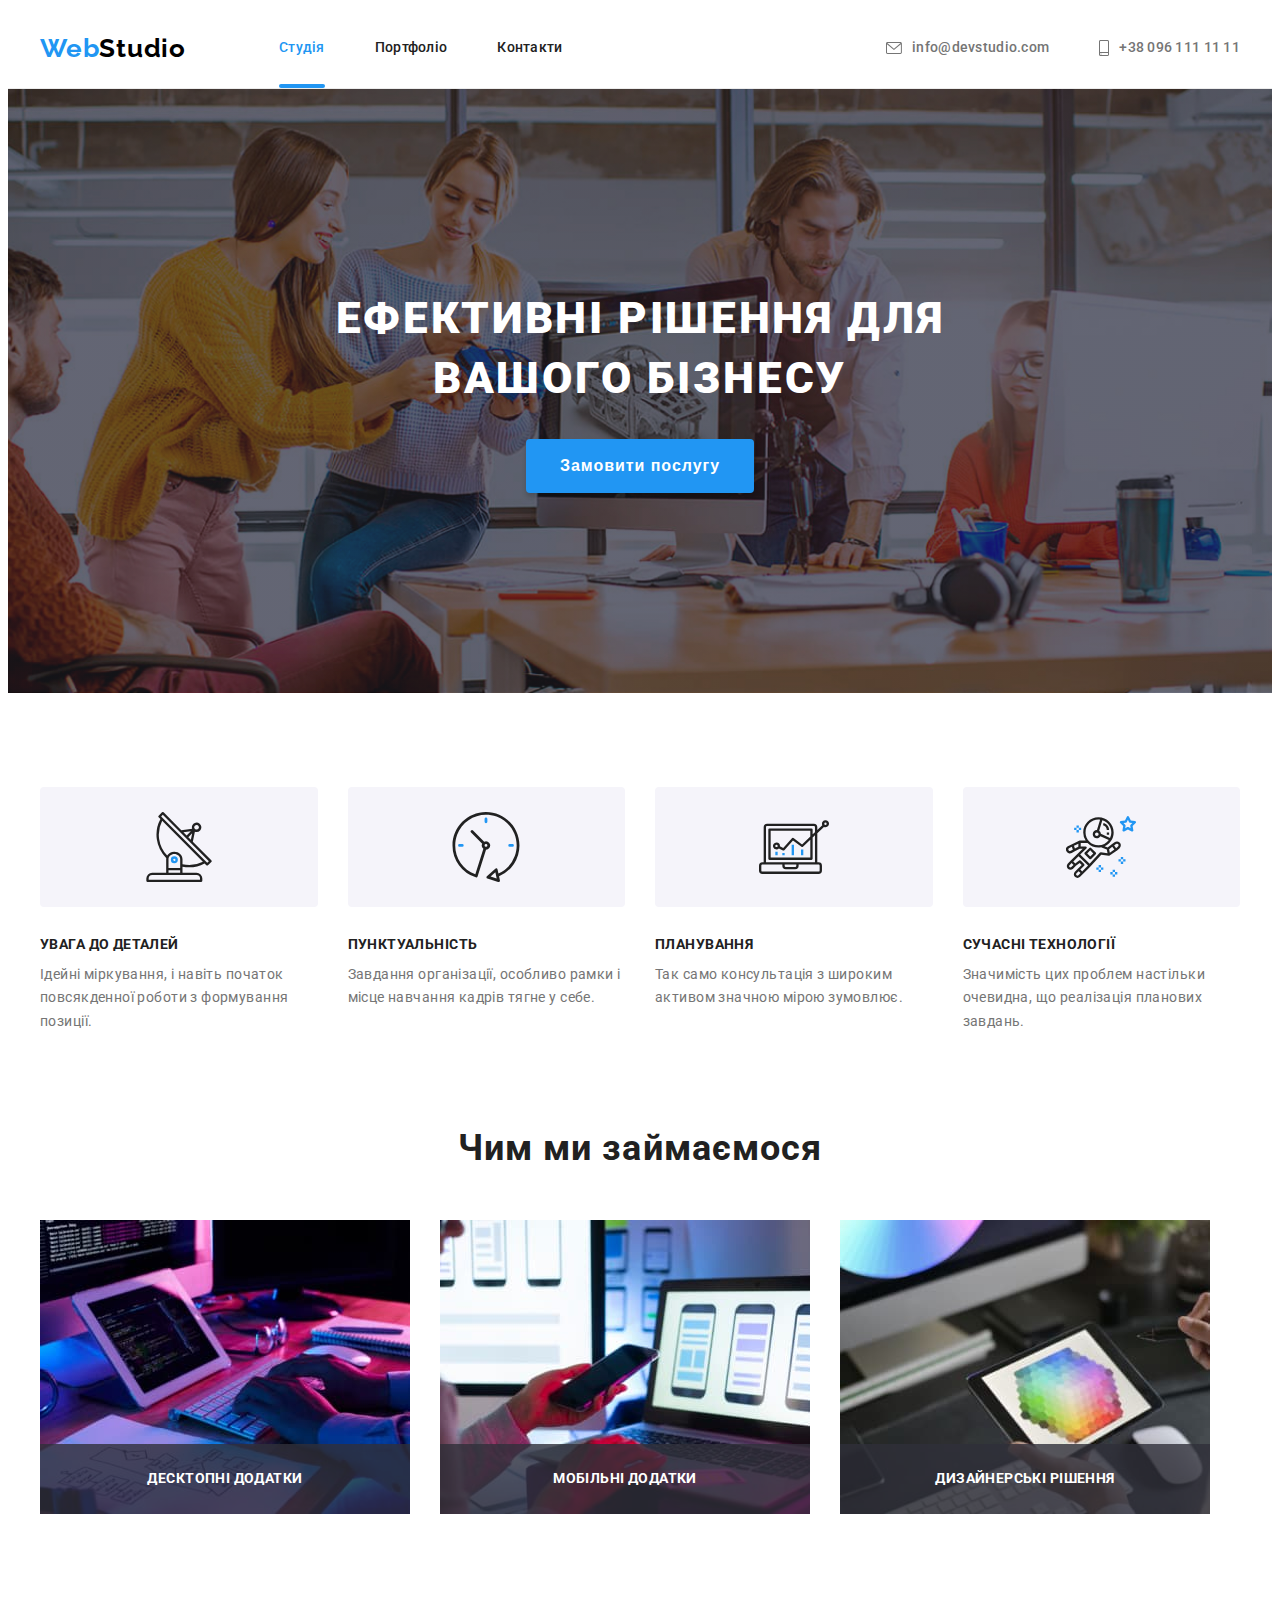
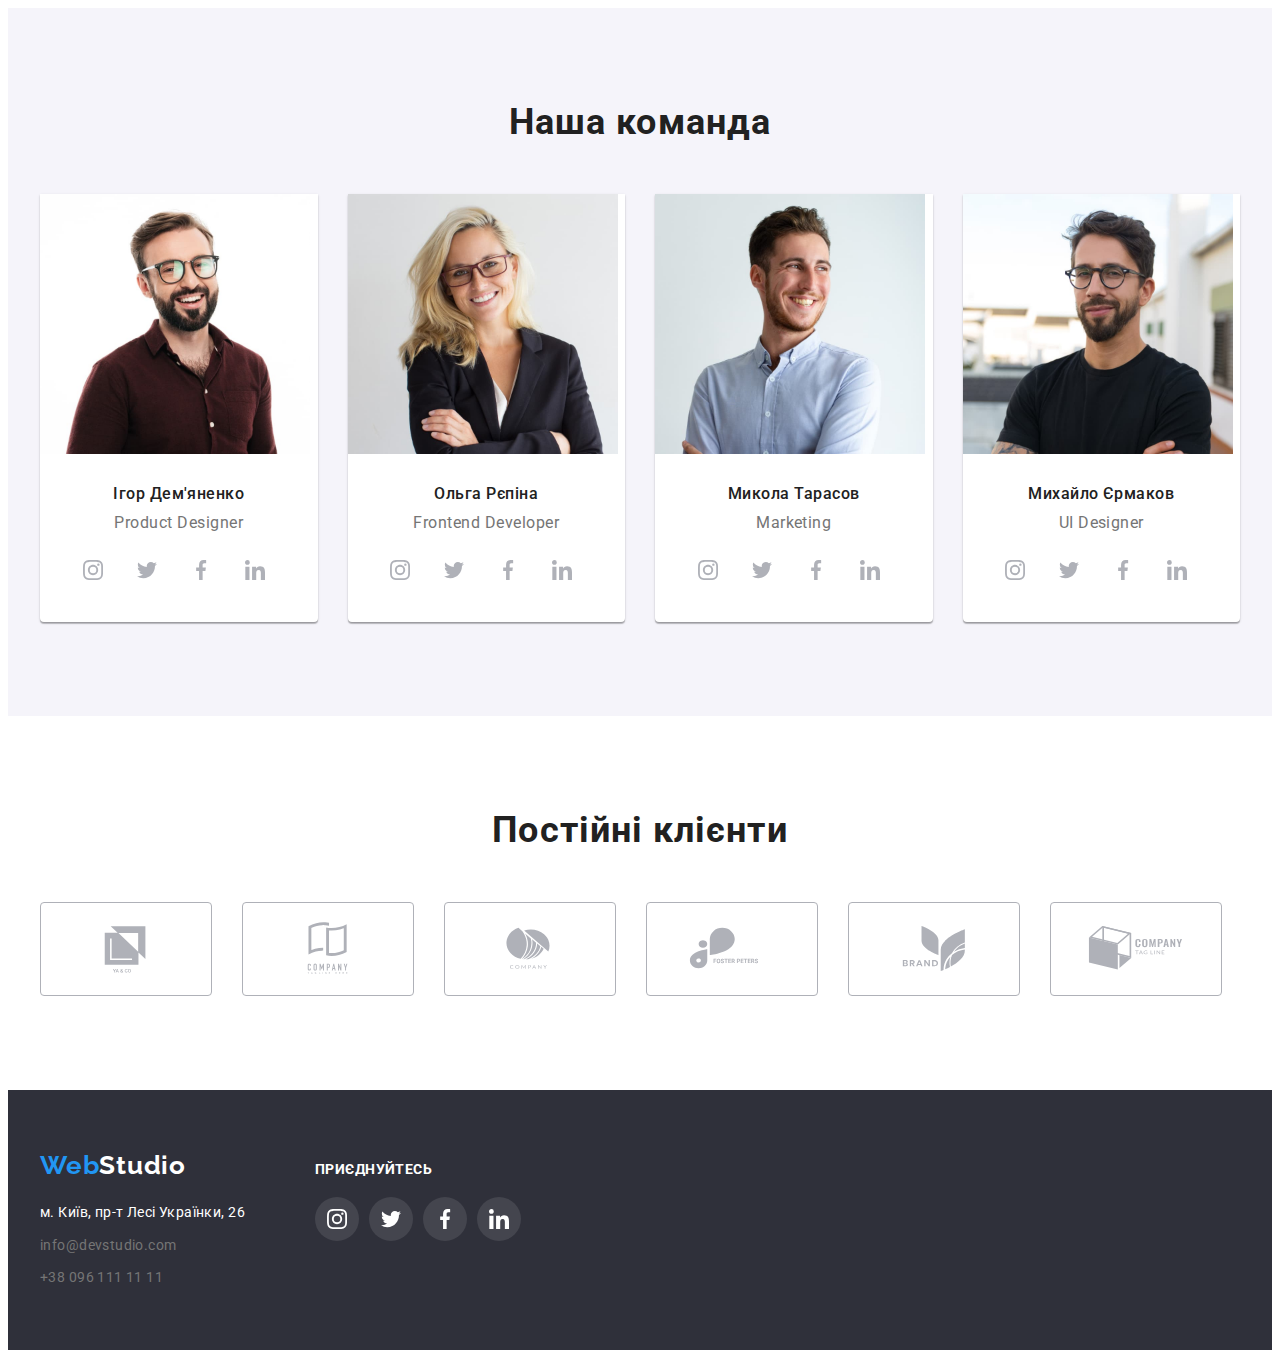
<file: index.html>
<!DOCTYPE html>
<html lang="uk">
  <head>
    <meta charset="UTF-8" />
    <meta http-equiv="X-UA-Compatible" content="IE=edge" />
    <meta name="viewport" content="width=device-width, initial-scale=1.0" />
    <title>webstudio</title>
    <link rel="preconnect" href="https://fonts.googleapis.com" />
    <link rel="preconnect" href="https://fonts.gstatic.com" crossorigin />
    <link
      rel="stylesheet"
      href="https://cdnjs.cloudflare.com/ajax/libs/modern-normalize/1.1.0/modern-normalize.min.css"
      integrity="sha512-wpPYUAdjBVSE4KJnH1VR1HeZfpl1ub8YT/NKx4PuQ5NmX2tKuGu6U/JRp5y+Y8XG2tV+wKQpNHVUX03MfMFn9Q=="
      crossorigin="anonymous"
      referrerpolicy="no-referrer"
    />
    <link
      href="https://fonts.googleapis.com/css2?family=Raleway:wght@700&family=Roboto:wght@400;500;700;900&display=swap"
      rel="stylesheet"
    />
    <link rel="stylesheet" href="./css/styles.css" />
  </head>
  <body>
    <header>
      <div class="header container">
        <!--logo-->
        <div class="logo-nav">
          <a class="logo" href="./index.html"><span class="logo-web">Web</span>Studio</a>
          <!--navigation-->
          <nav class="nav">
            <ul class="navigation list">
              <li class="navigation-list-item">
                <a class="navigation-item active" href="./index.html">Студія</a>
              </li>
              <li class="navigation-list-item">
                <a class="navigation-item" href="./portfolio.html">Портфоліо</a>
              </li>
              <li class="navigation-list-item">
                <a class="navigation-item" href="#footer">Контакти</a>
              </li>
            </ul>
          </nav>
        </div>
        <!--contacts-->
        <ul class="contacts list">
          <li class="contacts-list-item">
            <a class="contacts-item" href="mailto:info@devstudio.com"
              ><svg class="icon-nav" width="16px" height="12px">
                <use href="./images/icons.svg#icon-mail"></use></svg
              >info@devstudio.com</a
            >
          </li>
          <li class="contacts-list-item">
            <a class="contacts-item" href="tel:+380961111111"
              ><svg class="icon-nav" width="10px" height="16px">
                <use href="./images/icons.svg#icon-phone"></use></svg
              >+38 096 111 11 11</a
            >
          </li>
        </ul>
      </div>
    </header>
    <main>
      <!--hero-->
      <section class="hero">
        <div class="container">
          <h1 class="hero-title">ЕФЕКТИВНІ РІШЕННЯ ДЛЯ ВАШОГО БІЗНЕСУ</h1>
          <button type="button" class="button-hero" data-modal-open>Замовити послугу</button>
          <div class="backdrop is-hidden" data-modal>
            <div class="modal">
              <button class="button-close" data-modal-close>
                <svg width="18px" height="18px">
                  <use href="./images/icons.svg#icon-close"></use>
                </svg>
              </button>
            </div>
          </div>
        </div>
      </section>

      <!--features-->
      <section class="features section">
        <div class="container">
          <h2 class="visually-hidden">Наші переваги</h2>
          <ul class="features list">
            <li class="features-item">
              <div class="features-icon">
                <svg width="70px" height="70px">
                  <use href="./images/icons.svg#icon-antenna"></use>
                </svg>
              </div>

              <h3 class="features-name">УВАГА ДО ДЕТАЛЕЙ</h3>
              <p class="features-text">
                Ідейні міркування, і навіть початок повсякденної роботи з формування позиції.
              </p>
            </li>
            <li class="features-item">
              <div class="features-icon">
                <svg width="70px" height="70px">
                  <use href="./images/icons.svg#icon-clock"></use>
                </svg>
              </div>
              <h3 class="features-name">ПУНКТУАЛЬНІСТЬ</h3>
              <p class="features-text">
                Завдання організації, особливо рамки і місце навчання кадрів тягне у себе.
              </p>
            </li>
            <li class="features-item">
              <div class="features-icon">
                <svg width="70px" height="70px">
                  <use href="./images/icons.svg#icon-diagram"></use>
                </svg>
              </div>
              <h3 class="features-name">ПЛАНУВАННЯ</h3>
              <p class="features-text">
                Так само консультація з широким активом значною мірою зумовлює.
              </p>
            </li>
            <li class="features-item">
              <div class="features-icon">
                <svg width="70px" height="70px">
                  <use href="./images/icons.svg#icon-astronaut"></use>
                </svg>
              </div>
              <h3 class="features-name">СУЧАСНІ ТЕХНОЛОГІЇ</h3>
              <p class="features-text">
                Значимість цих проблем настільки очевидна, що реалізація планових завдань.
              </p>
            </li>
          </ul>
        </div>
      </section>
      <!--what we do-->
      <section class="services section">
        <div class="services container">
          <h2 class="services title">Чим ми займаємося</h2>
          <ul class="services list">
            <li class="services-card">
              <div class="services-thumb">
                <img src="images/img-1.jpg" alt="друкує текст" width="370" />
                <div class="services-title-box">
                  <h3 class="services-thumb-title">Десктопні додатки</h3>
                </div>
              </div>
            </li>
            <li class="services-card">
              <div class="services-thumb">
                <img src="images/img-2.jpg" alt="телефон в руці" width="370" />
                <div class="services-title-box">
                  <h3 class="services-thumb-title">Мобільні додатки</h3>
                </div>
              </div>
            </li>
            <li class="services-card">
              <div class="services-thumb">
                <img src="images/img-3.jpg" alt="спектр кольорів" width="370" />
                <div class="services-title-box">
                  <h3 class="services-thumb-title">Дизайнерські рішення</h3>
                </div>
              </div>
            </li>
          </ul>
        </div>
      </section>
      <!--our team-->
      <section class="team section">
        <div class="team container">
          <h2 class="team title">Наша команда</h2>
          <ul class="team list">
            <li class="team-card">
              <img src="images/img-team1.jpg" alt="Ігор Демяненко" width="270" />
              <div class="team-card-name">
                <h3 class="team-name">Ігор Дем'яненко</h3>
                <p class="team-profession">Product Designer</p>
                <ul class="social list">
                  <li class="social-icon">
                    <a href="/" class="social-link"
                      ><svg width="20px" height="20px">
                        <use href="./images/icons.svg#icon-instagram"></use></svg
                    ></a>
                  </li>
                  <li class="social-icon">
                    <a href="/" class="social-link"
                      ><svg width="20px" height="20px">
                        <use href="./images/icons.svg#icon-twitter"></use></svg
                    ></a>
                  </li>
                  <li class="social-icon">
                    <a href="/" class="social-link"
                      ><svg width="20px" height="20px">
                        <use href="./images/icons.svg#icon-facebook"></use></svg
                    ></a>
                  </li>
                  <li class="social-icon">
                    <a href="/" class="social-link"
                      ><svg width="20px" height="20px">
                        <use href="./images/icons.svg#icon-linkedin"></use></svg
                    ></a>
                  </li>
                </ul>
              </div>
            </li>
            <li class="team-card">
              <img src="images/img-team2.jpg" alt="Ольга Рєпіна" width="270" />
              <div class="team-card-name">
                <h3 class="team-name">Ольга Рєпіна</h3>
                <p class="team-profession">Frontend Developer</p>
                <ul class="social list">
                  <li class="social-icon">
                    <a href="/" class="social-link"
                      ><svg width="20px" height="20px">
                        <use href="./images/icons.svg#icon-instagram"></use></svg
                    ></a>
                  </li>
                  <li class="social-icon">
                    <a href="/" class="social-link"
                      ><svg width="20px" height="20px">
                        <use href="./images/icons.svg#icon-twitter"></use></svg
                    ></a>
                  </li>
                  <li class="social-icon">
                    <a href="/" class="social-link"
                      ><svg width="20px" height="20px">
                        <use href="./images/icons.svg#icon-facebook"></use></svg
                    ></a>
                  </li>
                  <li class="social-icon">
                    <a href="/" class="social-link"
                      ><svg width="20px" height="20px">
                        <use href="./images/icons.svg#icon-linkedin"></use></svg
                    ></a>
                  </li>
                </ul>
              </div>
            </li>
            <li class="team-card">
              <img src="images/img-team3.jpg" alt="Микола Тарасов" width="270" />
              <div class="team-card-name">
                <h3 class="team-name">Микола Тарасов</h3>
                <p class="team-profession">Marketing</p>
                <ul class="social list">
                  <li class="social-icon">
                    <a href="/" class="social-link"
                      ><svg width="20px" height="20px">
                        <use href="./images/icons.svg#icon-instagram"></use></svg
                    ></a>
                  </li>
                  <li class="social-icon">
                    <a href="/" class="social-link"
                      ><svg width="20px" height="20px">
                        <use href="./images/icons.svg#icon-twitter"></use></svg
                    ></a>
                  </li>
                  <li class="social-icon">
                    <a href="/" class="social-link"
                      ><svg width="20px" height="20px">
                        <use href="./images/icons.svg#icon-facebook"></use></svg
                    ></a>
                  </li>
                  <li class="social-icon">
                    <a href="/" class="social-link"
                      ><svg width="20px" height="20px">
                        <use href="./images/icons.svg#icon-linkedin"></use></svg
                    ></a>
                  </li>
                </ul>
              </div>
            </li>
            <li class="team-card">
              <img src="images/img-team4.jpg" alt="Михайло Єрмаков" width="270" />
              <div class="team-card-name">
                <h3 class="team-name">Михайло Єрмаков</h3>
                <p class="team-profession">UI Designer</p>
                <ul class="social list">
                  <li class="social-icon">
                    <a href="/" class="social-link"
                      ><svg width="20px" height="20px">
                        <use href="./images/icons.svg#icon-instagram"></use></svg
                    ></a>
                  </li>
                  <li class="social-icon">
                    <a href="/" class="social-link"
                      ><svg width="20px" height="20px">
                        <use href="./images/icons.svg#icon-twitter"></use></svg
                    ></a>
                  </li>
                  <li class="social-icon">
                    <a href="/" class="social-link"
                      ><svg width="20px" height="20px">
                        <use href="./images/icons.svg#icon-facebook"></use></svg
                    ></a>
                  </li>
                  <li class="social-icon">
                    <a href="/" class="social-link"
                      ><svg width="20px" height="20px">
                        <use href="./images/icons.svg#icon-linkedin"></use></svg
                    ></a>
                  </li>
                </ul>
              </div>
            </li>
          </ul>
        </div>
      </section>
      <section class="clients section">
        <div class="clients container">
          <h2 class="clients title">Постійні клієнти</h2>
          <ul class="clients list">
            <li class="clients-item">
              <a href="/" class="clients-link"
                ><svg width="106px" height="60px">
                  <use href="./images/icons.svg#icon-company1"></use></svg
              ></a>
            </li>
            <li class="clients-item">
              <a href="/" class="clients-link"
                ><svg width="106px" height="60px">
                  <use href="./images/icons.svg#icon-company2"></use></svg
              ></a>
            </li>
            <li class="clients-item">
              <a href="/" class="clients-link"
                ><svg width="106px" height="60px">
                  <use href="./images/icons.svg#icon-company3"></use></svg
              ></a>
            </li>
            <li class="clients-item">
              <a href="/" class="clients-link"
                ><svg width="106px" height="60px">
                  <use href="./images/icons.svg#icon-company4"></use></svg
              ></a>
            </li>
            <li class="clients-item">
              <a href="/" class="clients-link"
                ><svg width="106px" height="60px">
                  <use href="./images/icons.svg#icon-company5"></use></svg
              ></a>
            </li>
            <li class="clients-item">
              <a href="/" class="clients-link"
                ><svg width="106px" height="60px">
                  <use href="./images/icons.svg#icon-company6"></use></svg
              ></a>
            </li>
          </ul>
        </div>
      </section>
    </main>
    <footer id="footer">
      <div class="footer container">
        <div class="footer contacts">
          <div class="logo-all">
            <a class="logo" href="./index.html"><span class="logo-web">Web</span>Studio</a>
          </div>
          <address>
            <ul class="adress list">
              <li class="adress-item">
                <a class="adress phisical" href="https://cutt.ly/nXoE7GO"
                  >м. Київ, пр-т Лесі Українки, 26</a
                >
              </li>
              <li class="adress-item">
                <a class="adress mail" href="mailto:info@devstudio.com">info@devstudio.com</a>
              </li>
              <li class="adress-item">
                <a class="adress phone" href="tel:+380961111111">+38 096 111 11 11</a>
              </li>
            </ul>
          </address>
        </div>
        <div class="footer-links">
          <h3 class="footer-links-title">ПРИЄДНУЙТЕСЬ</h3>
          <ul class="footer social list">
            <li class="footer social-icon">
              <a href="/" class="footer social-link"
                ><svg width="20px" height="20px">
                  <use href="./images/icons.svg#icon-instagram"></use></svg
              ></a>
            </li>
            <li class="footer social-icon">
              <a href="/" class="footer social-link"
                ><svg width="20px" height="20px">
                  <use href="./images/icons.svg#icon-twitter"></use></svg
              ></a>
            </li>
            <li class="footer social-icon">
              <a href="/" class="footer social-link"
                ><svg width="20px" height="20px">
                  <use href="./images/icons.svg#icon-facebook"></use></svg
              ></a>
            </li>
            <li class="footer social-icon">
              <a href="/" class="footer social-link"
                ><svg width="20px" height="20px">
                  <use href="./images/icons.svg#icon-linkedin"></use></svg
              ></a>
            </li>
          </ul>
        </div>
      </div>
    </footer>
    <script src="./js/modal.js"></script>
  </body>
</html>
</file>
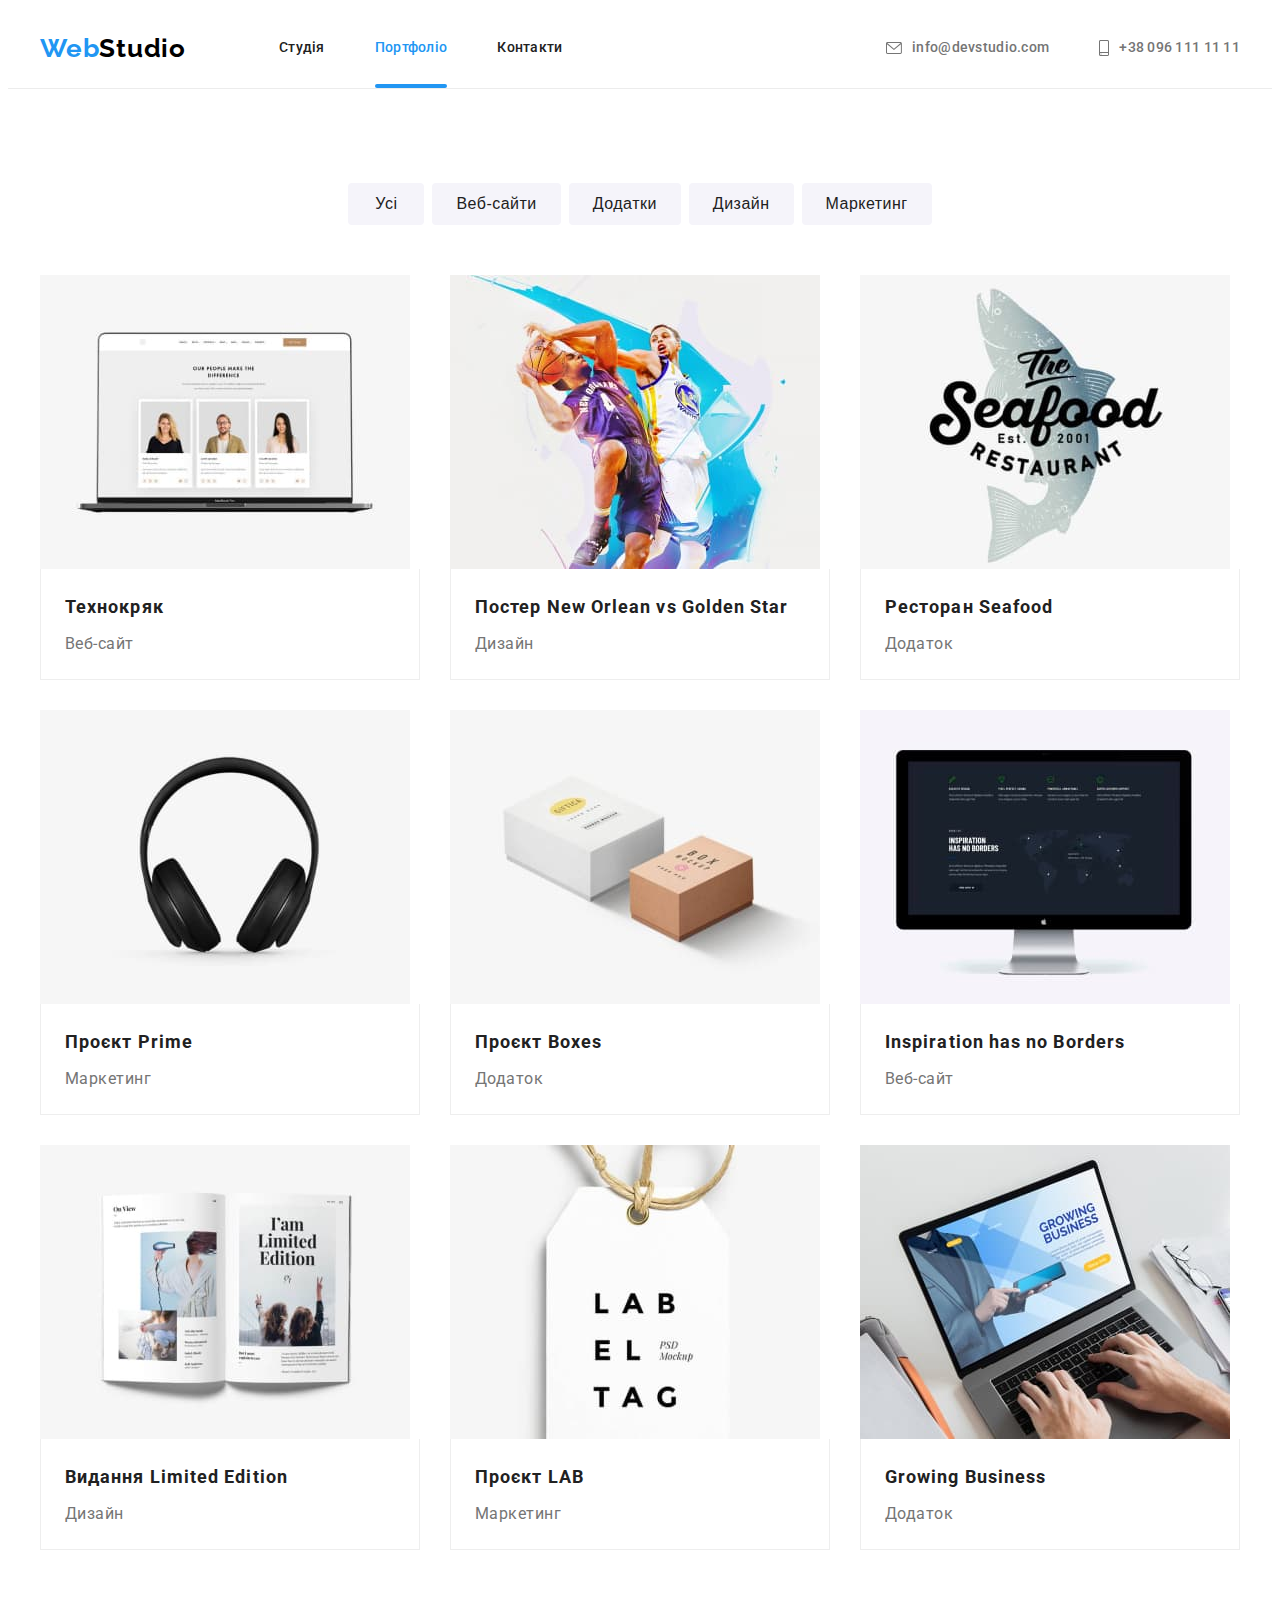
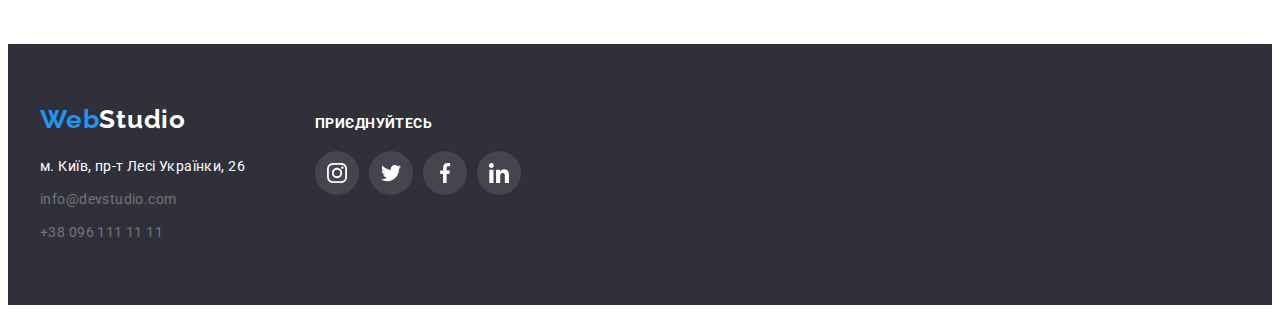
<file: portfolio.html>
<!DOCTYPE html>
<html lang="uk">
  <head>
    <meta charset="UTF-8" />
    <meta http-equiv="X-UA-Compatible" content="IE=edge" />
    <meta name="viewport" content="width=device-width, initial-scale=1.0" />
    <title>portfolio</title>
    <link rel="preconnect" href="https://fonts.googleapis.com" />
    <link rel="preconnect" href="https://fonts.gstatic.com" crossorigin />
    <link
      href="https://fonts.googleapis.com/css2?family=Raleway:wght@700&family=Roboto:wght@400;500;700;900&display=swap"
      rel="stylesheet"
    />
    <link
      rel="stylesheet"
      href="https://cdnjs.cloudflare.com/ajax/libs/modern-normalize/1.1.0/modern-normalize.min.css"
      integrity="sha512-wpPYUAdjBVSE4KJnH1VR1HeZfpl1ub8YT/NKx4PuQ5NmX2tKuGu6U/JRp5y+Y8XG2tV+wKQpNHVUX03MfMFn9Q=="
      crossorigin="anonymous"
      referrerpolicy="no-referrer"
    />
    <link rel="stylesheet" href="./css/styles.css" />
  </head>
  <body>
    <header>
      <div class="header container">
        <!--logo-->
        <div class="logo-nav">
          <a class="logo" href="./index.html"><span class="logo-web">Web</span>Studio</a>
          <!--navigation-->
          <nav class="nav">
            <ul class="navigation list">
              <li class="navigation-list-item">
                <a class="navigation-item" href="./index.html">Студія</a>
              </li>
              <li class="navigation-list-item">
                <a class="navigation-item active" href="./portfolio.html">Портфоліо</a>
              </li>
              <li class="navigation-list-item">
                <a class="navigation-item" href="#footer">Контакти</a>
              </li>
            </ul>
          </nav>
        </div>
        <!--contacts-->
        <ul class="contacts list">
          <li class="contacts-list-item">
            <a class="contacts-item" href="mailto:info@devstudio.com"
              ><svg class="icon-nav" width="16px" height="12px">
                <use href="./images/icons.svg#icon-mail"></use></svg
              >info@devstudio.com</a
            >
          </li>
          <li class="contacts-list-item">
            <a class="contacts-item" href="tel:+380961111111"
              ><svg class="icon-nav" width="10px" height="16px">
                <use href="./images/icons.svg#icon-phone"></use></svg
              >+38 096 111 11 11</a
            >
          </li>
        </ul>
      </div>
    </header>
    <main>
      <section class="section">
        <div class="portfolio container">
          <h1 class="visually-hidden">Портфоліо</h1>
          <ul class="button list">
            <li class="btn-item">
              <button type="button" class="button-portfolio all">Усі</button>
            </li>
            <li class="btn-item">
              <button type="button" class="button-portfolio">Веб-сайти</button>
            </li>
            <li class="btn-item">
              <button type="button" class="button-portfolio">Додатки</button>
            </li>
            <li class="btn-item"><button type="button" class="button-portfolio">Дизайн</button></li>
            <li class="btn-item">
              <button type="button" class="button-portfolio">Маркетинг</button>
            </li>
          </ul>
          <ul class="portfolio list">
            <li class="portfolio-list-item">
              <a class="portfolio-link" href="/"
                ><div class="portfolio-thumb">
                  <img src="./images/portfolio-img1.jpg" width="370" alt="ноутбук" />
                  <div class="portfolio-overlay">
                    <p>
                      Ресурс пропонує комплексні пропозиції з різним рівнем функціоналу та сервісів.
                      Все це дозволить відвідувачу отримати вичерпні відомості про компанію чи
                      приватну особу.
                    </p>
                  </div>
                </div>

                <div class="portfolio-item-title">
                  <h2 class="portfolio-name">Технокряк</h2>
                  <p>Веб-сайт</p>
                </div>
              </a>
            </li>
            <li class="portfolio-list-item">
              <a class="portfolio-link" href="/"
                ><div class="portfolio-thumb">
                  <img src="./images/portfolio-img2.jpg" width="370" alt="баскетбол" />
                  <div class="portfolio-overlay">
                    <p>
                      Ресурс пропонує комплексні пропозиції з різним рівнем функціоналу та сервісів.
                      Все це дозволить відвідувачу отримати вичерпні відомості про компанію чи
                      приватну особу.
                    </p>
                  </div>
                </div>
                <div class="portfolio-item-title">
                  <h2 class="portfolio-name">Постер New Orlean vs Golden Star</h2>
                  <p>Дизайн</p>
                </div>
              </a>
            </li>
            <li class="portfolio-list-item">
              <a class="portfolio-link" href="/"
                ><div class="portfolio-thumb">
                  <img src="./images/portfolio-img3.jpg" width="370" alt="риба" />
                  <div class="portfolio-overlay">
                    <p>
                      Ресурс пропонує комплексні пропозиції з різним рівнем функціоналу та сервісів.
                      Все це дозволить відвідувачу отримати вичерпні відомості про компанію чи
                      приватну особу.
                    </p>
                  </div>
                </div>
                <div class="portfolio-item-title">
                  <h2 class="portfolio-name">Ресторан Seafood</h2>
                  <p>Додаток</p>
                </div>
              </a>
            </li>
            <li class="portfolio-list-item">
              <a class="portfolio-link" href="/"
                ><div class="portfolio-thumb">
                  <img src="./images/portfolio-img4.jpg" width="370" alt="навушники" />
                  <div class="portfolio-overlay">
                    <p>
                      Ресурс пропонує комплексні пропозиції з різним рівнем функціоналу та сервісів.
                      Все це дозволить відвідувачу отримати вичерпні відомості про компанію чи
                      приватну особу.
                    </p>
                  </div>
                </div>
                <div class="portfolio-item-title">
                  <h2 class="portfolio-name">Проєкт Prime</h2>
                  <p>Маркетинг</p>
                </div>
              </a>
            </li>
            <li class="portfolio-list-item">
              <a class="portfolio-link" href="/"
                ><div class="portfolio-thumb">
                  <img src="./images/portfolio-img5.jpg" width="370" alt="дві коробки" />
                  <div class="portfolio-overlay">
                    <p>
                      Ресурс пропонує комплексні пропозиції з різним рівнем функціоналу та сервісів.
                      Все це дозволить відвідувачу отримати вичерпні відомості про компанію чи
                      приватну особу.
                    </p>
                  </div>
                </div>
                <div class="portfolio-item-title">
                  <h2 class="portfolio-name">Проєкт Boxes</h2>
                  <p>Додаток</p>
                </div>
              </a>
            </li>
            <li class="portfolio-list-item">
              <a class="portfolio-link" href="/"
                ><div class="portfolio-thumb">
                  <img src="./images/portfolio-img6.jpg" width="370" alt="монітор" />
                  <div class="portfolio-overlay">
                    <p>
                      Ресурс пропонує комплексні пропозиції з різним рівнем функціоналу та сервісів.
                      Все це дозволить відвідувачу отримати вичерпні відомості про компанію чи
                      приватну особу.
                    </p>
                  </div>
                </div>
                <div class="portfolio-item-title">
                  <h2 class="portfolio-name">Inspiration has no Borders</h2>
                  <p>Веб-сайт</p>
                </div>
              </a>
            </li>
            <li class="portfolio-list-item">
              <a class="portfolio-link" href="/"
                ><div class="portfolio-thumb">
                  <img src="./images/portfolio-img7.jpg" width="370" alt="книга" />
                  <div class="portfolio-overlay">
                    <p>
                      Ресурс пропонує комплексні пропозиції з різним рівнем функціоналу та сервісів.
                      Все це дозволить відвідувачу отримати вичерпні відомості про компанію чи
                      приватну особу.
                    </p>
                  </div>
                </div>
                <div class="portfolio-item-title">
                  <h2 class="portfolio-name">Видання Limited Edition</h2>
                  <p>Дизайн</p>
                </div>
              </a>
            </li>
            <li class="portfolio-list-item">
              <a class="portfolio-link" href="/"
                ><div class="portfolio-thumb">
                  <img src="./images/portfolio-img8.jpg" width="370" alt="етикетка" />
                  <div class="portfolio-overlay">
                    <p>
                      Ресурс пропонує комплексні пропозиції з різним рівнем функціоналу та сервісів.
                      Все це дозволить відвідувачу отримати вичерпні відомості про компанію чи
                      приватну особу.
                    </p>
                  </div>
                </div>
                <div class="portfolio-item-title">
                  <h2 class="portfolio-name">Проєкт LAB</h2>
                  <p>Маркетинг</p>
                </div>
              </a>
            </li>
            <li class="portfolio-list-item">
              <a class="portfolio-link" href="/"
                ><div class="portfolio-thumb">
                  <img src="./images/portfolio-img9.jpg" width="370" alt="руки на ноутбуці" />
                  <div class="portfolio-overlay">
                    <p>
                      Ресурс пропонує комплексні пропозиції з різним рівнем функціоналу та сервісів.
                      Все це дозволить відвідувачу отримати вичерпні відомості про компанію чи
                      приватну особу.
                    </p>
                  </div>
                </div>
                <div class="portfolio-item-title">
                  <h2 class="portfolio-name">Growing Business</h2>
                  <p>Додаток</p>
                </div>
              </a>
            </li>
          </ul>
        </div>
      </section>
    </main>
    <footer id="footer">
      <div class="footer container">
        <div class="footer contacts">
          <div class="logo-all">
            <a class="logo" href="./index.html"><span class="logo-web">Web</span>Studio</a>
          </div>
          <address>
            <ul class="adress list">
              <li class="adress-item">
                <a class="adress phisical" href="https://cutt.ly/nXoE7GO"
                  >м. Київ, пр-т Лесі Українки, 26</a
                >
              </li>
              <li class="adress-item">
                <a class="adress mail" href="mailto:info@devstudio.com">info@devstudio.com</a>
              </li>
              <li class="adress-item">
                <a class="adress phone" href="tel:+380961111111">+38 096 111 11 11</a>
              </li>
            </ul>
          </address>
        </div>
        <div class="footer-links">
          <h3 class="footer-links-title">ПРИЄДНУЙТЕСЬ</h3>
          <ul class="footer social list">
            <li class="footer social-icon">
              <a href="/" class="footer social-link"
                ><svg width="20px" height="20px">
                  <use href="./images/icons.svg#icon-instagram"></use></svg
              ></a>
            </li>
            <li class="footer social-icon">
              <a href="/" class="footer social-link"
                ><svg width="20px" height="20px">
                  <use href="./images/icons.svg#icon-twitter"></use></svg
              ></a>
            </li>
            <li class="footer social-icon">
              <a href="/" class="footer social-link"
                ><svg width="20px" height="20px">
                  <use href="./images/icons.svg#icon-facebook"></use></svg
              ></a>
            </li>
            <li class="footer social-icon">
              <a href="/" class="footer social-link"
                ><svg width="20px" height="20px">
                  <use href="./images/icons.svg#icon-linkedin"></use></svg
              ></a>
            </li>
          </ul>
        </div>
      </div>
    </footer>
  </body>
</html>
</file>
<file: css/styles.css>
:root {
  --accent-color: #2196f3;
  --main-text-color: #212121;
  --gray-text-color: #757575;
  --background-hero: #2f303a;
  --background-gradient-color: rgba(47, 48, 58, 0.4);
  --white-color: #fff;
  --black-color: #000;
  --background-gray-color: #f5f4fa;
  --border-header: #ececec;
  --border-portfolio: #eeeeee;
  --button-hero-active: #188ce8;
  --icon-color: #afb1b8;
  --footer-icon-color: rgba(255, 255, 255, 0.1);
}
body {
  font-family: Roboto, sans-serif;
  color: var(--main-text-color);
  background-color: var(--white-color);
}
h1,
h2,
h3,
h4,
h5,
h6,
ul,
p {
  margin: 0;
  padding: 0;
}
.container {
  width: 1200px;
  margin-left: auto;
  margin-right: auto;
  padding: 0 15px;
}
.section {
  padding-top: 94px;
  padding-bottom: 94px;
}
header {
  border-bottom: 1px solid var(--border-header);
}
.header.container {
  display: flex;
  justify-content: space-between;
  align-items: center;
}
.logo-nav {
  display: flex;
  align-items: center;
}

.logo {
  color: var(--black-color);
  font-family: Raleway, sans-serif;
  font-weight: 700;
  font-size: 26px;
  line-height: 1.19;
  text-decoration: none;
  letter-spacing: 0.03em;
}
.logo-web {
  color: var(--accent-color);
}
.list {
  list-style: none;
}
.nav {
  margin-left: 93px;
}

.navigation.list,
.contacts.list {
  font-weight: 500;
  font-size: 14px;
  line-height: 1.14;
  letter-spacing: 0.02em;
  text-decoration: none;
  display: flex;
  align-items: center;
  padding-top: 32px;
  padding-bottom: 32px;
}

.contacts-item {
  color: var(--gray-text-color);
  text-decoration: none;
  display: flex;
  align-items: center;
  justify-content: center;
  transition-property: color;
  transition-duration: 250ms;
  transition-timing-function: cubic-bezier(0.4, 0, 0.2, 1);
}
.contacts-list-item {
  margin-right: 50px;
}
.contacts-list-item:last-child {
  margin-right: 0;
}
.icon-nav {
  margin-right: 10px;
  fill: currentColor;
}

.navigation-list-item {
  margin-right: 50px;
}
.navigation-list-item:last-child {
  margin-right: 0;
}
.navigation-item {
  line-height: 1;
  color: var(--main-text-color);
  text-decoration: none;
  line-height: 1.14;
  letter-spacing: 0.02em;
  position: relative;
  transition-property: color;
  transition-duration: 250ms;
  transition-timing-function: cubic-bezier(0.4, 0, 0.2, 1);
}

.navigation-item:hover,
.navigation-item:focus,
.contacts-item:hover,
.contacts-item:focus,
.navigation-item.active {
  color: var(--accent-color);
  transition-property: color;
  transition-duration: 250ms;
  transition-timing-function: cubic-bezier(0.4, 0, 0.2, 1);
}

.navigation-item.active::after {
  content: '';
  position: absolute;
  display: block;
  left: 0;
  top: 45px;
  width: 100%;
  height: 4px;
  background-color: var(--accent-color);
  border-radius: 2px;
}
.hero {
  background-color: var(--background-hero);
  text-align: center;
  padding-top: 200px;
  padding-bottom: 200px;
  margin-left: auto;
  margin-right: auto;
  background-repeat: no-repeat;
  max-width: 1600px;
  background-size: cover;
  background-position: center;
  background-image: linear-gradient(
      to right,
      var(--background-gradient-color),
      var(--background-gradient-color)
    ),
    url(../images/background-hero.jpg);
}
.hero-title {
  color: var(--white-color);
  font-weight: 900;
  font-size: 44px;
  line-height: 1.36;
  letter-spacing: 0.06em;
  text-transform: uppercase;
  margin-right: auto;
  margin-left: auto;
  margin-bottom: 30px;
  width: 696px;
}

.button-hero {
  background-color: var(--accent-color);
  color: var(--white-color);
  font-weight: 700;
  font-size: 16px;
  line-height: 1.87;
  align-items: center;
  text-align: center;
  letter-spacing: 0.06em;
  cursor: pointer;
  box-shadow: 0px 4px 4px rgba(0, 0, 0, 0.15);
  border-radius: 4px;
  border-color: transparent;
  padding: 10px 32px;
  transition-property: background-color;
  transition-duration: 250ms;
  transition-timing-function: cubic-bezier(0.4, 0, 0.2, 1);
}
.button-hero:hover,
.button-hero:focus {
  background-color: var(--button-hero-active);
  transition-property: background-color;
  transition-duration: 250ms;
  transition-timing-function: cubic-bezier(0.4, 0, 0.2, 1);
}
.backdrop {
  position: fixed;
  top: 0;
  left: 0;
  width: 100%;
  height: 100%;
  background-color: rgba(0, 0, 0, 0.2);
  z-index: 1;
  opacity: 1;
  visibility: visible;
  transition-property: opacity, visibility;
  transition-duration: 250ms;
  transition-timing-function: cubic-bezier(0.4, 0, 0.2, 1);
}
.backdrop.is-hidden {
  visibility: hidden;
  opacity: 0;
  pointer-events: none;
}
.backdrop.is-hidden .modal {
  transform: translate(-50%, -50%) scale(0.7);
  transition-property: transform;
  transition-duration: 250ms;
  transition-timing-function: cubic-bezier(0.4, 0, 0.2, 1);
}
.modal {
  display: flex;
  position: absolute;
  min-height: 581px;
  min-width: 528px;
  background-color: var(--white-color);
  left: 50%;
  top: 50%;
  transform: translate(-50%, -50%) scale(1);
  box-shadow: 0px 1px 3px rgba(0, 0, 0, 0.12), 0px 1px 1px rgba(0, 0, 0, 0.14),
    0px 2px 1px rgba(0, 0, 0, 0.2);
  border-radius: 4px;
  justify-content: end;
  padding: 8px;
  transition-property: transform;
  transition-duration: 250ms;
  transition-timing-function: cubic-bezier(0.4, 0, 0.2, 1);
}

.button-close {
  display: flex;
  width: 30px;
  height: 30px;
  border: 1px solid rgba(0, 0, 0, 0.1);
  border-radius: 50%;
  cursor: pointer;
  align-items: center;
  background-color: var(--white-color);
}
.button.list {
  display: flex;
  justify-content: center;
  margin-bottom: 50px;
}

.button-portfolio {
  background-color: var(--background-gray-color);
  color: var(--main-text-color);
  font-weight: 500;
  font-size: 16px;
  line-height: 1.62;
  text-align: center;
  letter-spacing: 0.03em;
  cursor: pointer;
  border-radius: 4px;
  border-color: transparent;
  padding: 6px 22px;
  transition-property: background-color, color, box-shadow;
  transition-duration: 250ms;
  transition-timing-function: cubic-bezier(0.4, 0, 0.2, 1);
}

.button-portfolio.all {
  padding-left: 25px;
  padding-right: 25px;
}
.btn-item {
  margin-right: 8px;
}
.btn-item:last-child {
  margin-right: 0;
}
.button-portfolio:hover,
.button-portfolio:focus {
  background-color: var(--accent-color);
  color: var(--white-color);
  box-shadow: 0px 3px 1px rgba(0, 0, 0, 0.1), 0px 1px 2px rgba(0, 0, 0, 0.08),
    0px 2px 2px rgba(0, 0, 0, 0.12);
  border-radius: 4px;
  transition-property: background-color, color, box-shadow;
  transition-duration: 250ms;
  transition-timing-function: cubic-bezier(0.4, 0, 0.2, 1);
}

.visually-hidden {
  position: absolute;
  white-space: nowrap;
  width: 1px;
  height: 1px;
  overflow: hidden;
  border: 0;
  padding: 0;
  clip: rect(0 0 0 0);
  clip-path: inset(50%);
  margin: -1px;
}

.features.list {
  display: flex;
}
.features-item {
  flex-basis: calc((100% - 90px) / 4);
  margin-right: 30px;
}
.features-item:last-child {
  margin-right: 0;
}
.features-name {
  font-weight: 700;
  font-size: 14px;
  line-height: 1.14;
  text-transform: uppercase;
  letter-spacing: 0.03em;
  margin-bottom: 10px;
}
.features-text {
  font-size: 14px;
  line-height: 1.71;
  color: var(--gray-text-color);
  letter-spacing: 0.03em;
}
.features-icon {
  height: 120px;
  background-color: var(--background-gray-color);
  display: flex;
  justify-content: center;
  align-items: center;
  border-radius: 4px;
  margin-bottom: 30px;
}
.services.section {
  padding-top: 0;
}

.services.list {
  display: flex;
}
.services-card {
  margin-right: 30px;
  justify-content: center;
}
.services-card:last-child {
  margin-right: 0;
}
.services-thumb {
  position: relative;
}
.services-thumb-title {
  font-weight: 700;
  font-size: 14px;
  line-height: 1.14;
  text-align: center;
  letter-spacing: 0.03em;
  text-transform: uppercase;
  color: var(--white-color);
}
.services-title-box {
  display: flex;
  position: absolute;
  align-items: center;
  justify-content: center;
  background-color: rgba(47, 48, 58, 0.8);
  width: 100%;
  height: 70px;
  left: 0;
  bottom: 0;
}

.team {
  background-color: var(--background-gray-color);
  text-align: center;
}
.title {
  font-weight: 700;
  font-size: 36px;
  line-height: 1.16;
  text-align: center;
  letter-spacing: 0.03em;
  margin-bottom: 50px;
}
.team.list {
  display: flex;
}
.team-card {
  background-color: var(--white-color);
  text-decoration: none;
  flex-basis: calc((100% - 90px) / 4);
  margin-right: 30px;
  box-shadow: 0px 1px 3px rgba(0, 0, 0, 0.12), 0px 1px 1px rgba(0, 0, 0, 0.14),
    0px 2px 1px rgba(0, 0, 0, 0.2);
  border-radius: 0px 0px 4px 4px;
}
.team-card:last-child {
  margin-right: 0;
}
img {
  display: block;
  max-width: 100%;
  height: auto;
}
.team-name {
  color: var(--main-text-color);
  font-weight: 500;
  font-size: 16px;
  line-height: 1.19;
  letter-spacing: 0.03em;
  margin-bottom: 10px;
}

.team-profession {
  font-size: 16px;
  line-height: 1.19;
  letter-spacing: 0.03em;
  color: var(--gray-text-color);
  margin-bottom: 16px;
}
.team-card-name {
  padding-top: 30px;
  padding-bottom: 30px;
}

.social.list {
  display: flex;
  justify-content: center;
}

.social-link {
  display: flex;
  align-items: center;
  justify-content: center;
  width: 44px;
  height: 44px;
  border-radius: 50%;
  color: var(--icon-color);
  transition-property: background-color, color;
  transition-duration: 250ms;
  transition-timing-function: cubic-bezier(0.4, 0, 0.2, 1);
}

.social-icon {
  margin-right: 10px;
}
.social-link:hover,
.social-link:focus {
  background-color: var(--accent-color);
  color: var(--white-color);
  transition-property: background-color, color;
  transition-duration: 250ms;
  transition-timing-function: cubic-bezier(0.4, 0, 0.2, 1);
}
.social-link > svg {
  fill: currentColor;
}
.button.list {
  display: flex;
}

.portfolio.list {
  display: flex;
  flex-wrap: wrap;
}
.portfolio-list-item {
  flex-basis: calc((100% - 60px) / 3);
  margin-right: 30px;
  margin-bottom: 30px;
}
.portfolio-list-item:nth-child(3n) {
  margin-right: 0;
}
.portfolio-list-item:nth-last-child(-n + 3) {
  margin-bottom: 0;
}
.portfolio-item-title {
  border: 1px solid var(--border-portfolio);
  border-top: none;
  padding: 20px 24px;
}
.portfolio-link {
  display: block;
  text-decoration: none;
  font-size: 16px;
  line-height: 1.88;
  letter-spacing: 0.03em;
  color: var(--gray-text-color);
  box-shadow: none;
  transition-property: box-shadow;
  transition-duration: 250ms;
  transition-timing-function: cubic-bezier(0.4, 0, 0.2, 1);
}
.portfolio-link:hover,
.portfolio-link:focus {
  box-shadow: 0px 1px 1px rgba(0, 0, 0, 0.12), 0px 4px 4px rgba(0, 0, 0, 0.06),
    1px 4px 6px rgba(0, 0, 0, 0.16);
  transition-property: box-shadow;
  transition-duration: 250ms;
  transition-timing-function: cubic-bezier(0.4, 0, 0.2, 1);
}
.portfolio-name {
  font-weight: 700;
  font-size: 18px;
  line-height: 2;
  letter-spacing: 0.06em;
  color: var(--main-text-color);
  margin-bottom: 4px;
}
.portfolio-thumb {
  position: relative;
  overflow: hidden;
}
.portfolio-link:hover .portfolio-overlay,
.portfolio-link:focus .portfolio-overlay {
  transform: translateY(0);
}

.portfolio-overlay {
  display: flex;
  align-items: center;
  padding: 0 24px;

  position: absolute;
  top: 0;
  left: 0;
  width: 100%;
  height: 100%;
  background-color: rgba(33, 150, 243, 0.9);
  transform: translateY(100%);
  transition: transform 250ms cubic-bezier(0.4, 0, 0.2, 1);
}

.portfolio-overlay > p {
  color: var(--white-color);
  font-weight: 400;
  font-size: 18px;
  line-height: 1.56;
  letter-spacing: 0.03em;
}
footer {
  background-color: var(--background-hero);
  padding-top: 60px;
  padding-bottom: 60px;
}

.logo-all {
  margin-bottom: 20px;
}
.logo-all > .logo,
.adress.phisical {
  color: var(--white-color);
}
.adress {
  color: var(--gray-text-color);
  font-size: 14px;
  line-height: 1.71;
  font-style: normal;
  text-decoration: none;
  letter-spacing: 0.03em;
  transition-property: color;
  transition-duration: 250ms;
  transition-timing-function: cubic-bezier(0.4, 0, 0.2, 1);
}

.adress:hover,
.adress:focus {
  color: var(--accent-color);
  transition-property: color;
  transition-duration: 250ms;
  transition-timing-function: cubic-bezier(0.4, 0, 0.2, 1);
}

.adress-item {
  margin-bottom: 9px;
}
.adress-item:last-child {
  margin-bottom: 0;
}
.clients.list {
  display: flex;
}
.clients-link > svg {
  fill: currentColor;
}
.clients-link {
  display: flex;
  width: 170px;
  height: 92px;
  border: 1px solid var(--icon-color);
  border-radius: 4px;
  justify-content: center;
  align-items: center;
  color: var(--icon-color);
  transition-property: color, border;
  transition-duration: 250ms;
  transition-timing-function: cubic-bezier(0.4, 0, 0.2, 1);
}
.clients-item {
  margin-right: 30px;
}
.clients-item:last-child {
  margin-right: 0;
}
.clients-link:hover,
.clients-link:focus {
  border-color: var(--accent-color);
  color: var(--accent-color);
  transition-property: color, border;
  transition-duration: 250ms;
  transition-timing-function: cubic-bezier(0.4, 0, 0.2, 1);
}

.footer.container {
  display: flex;
  align-items: baseline;
}
.footer-links-title {
  font-family: 'Roboto';
  font-style: normal;
  font-weight: 700;
  font-size: 14px;
  color: var(--white-color);
  line-height: 16px;
  letter-spacing: 0.03em;
  margin-bottom: 20px;
}
.footer.social-link {
  color: var(--white-color);
  background-color: var(--footer-icon-color);
  transition-property: color, background-color;
  transition-duration: 250ms;
  transition-timing-function: cubic-bezier(0.4, 0, 0.2, 1);
}
.footer.social-link:hover,
.footer.social-link:focus {
  background-color: var(--accent-color);
  transition-property: color, background-color;
  transition-duration: 250ms;
  transition-timing-function: cubic-bezier(0.4, 0, 0.2, 1);
}
.footer.contacts {
  margin-right: 70px;
}
</file>
